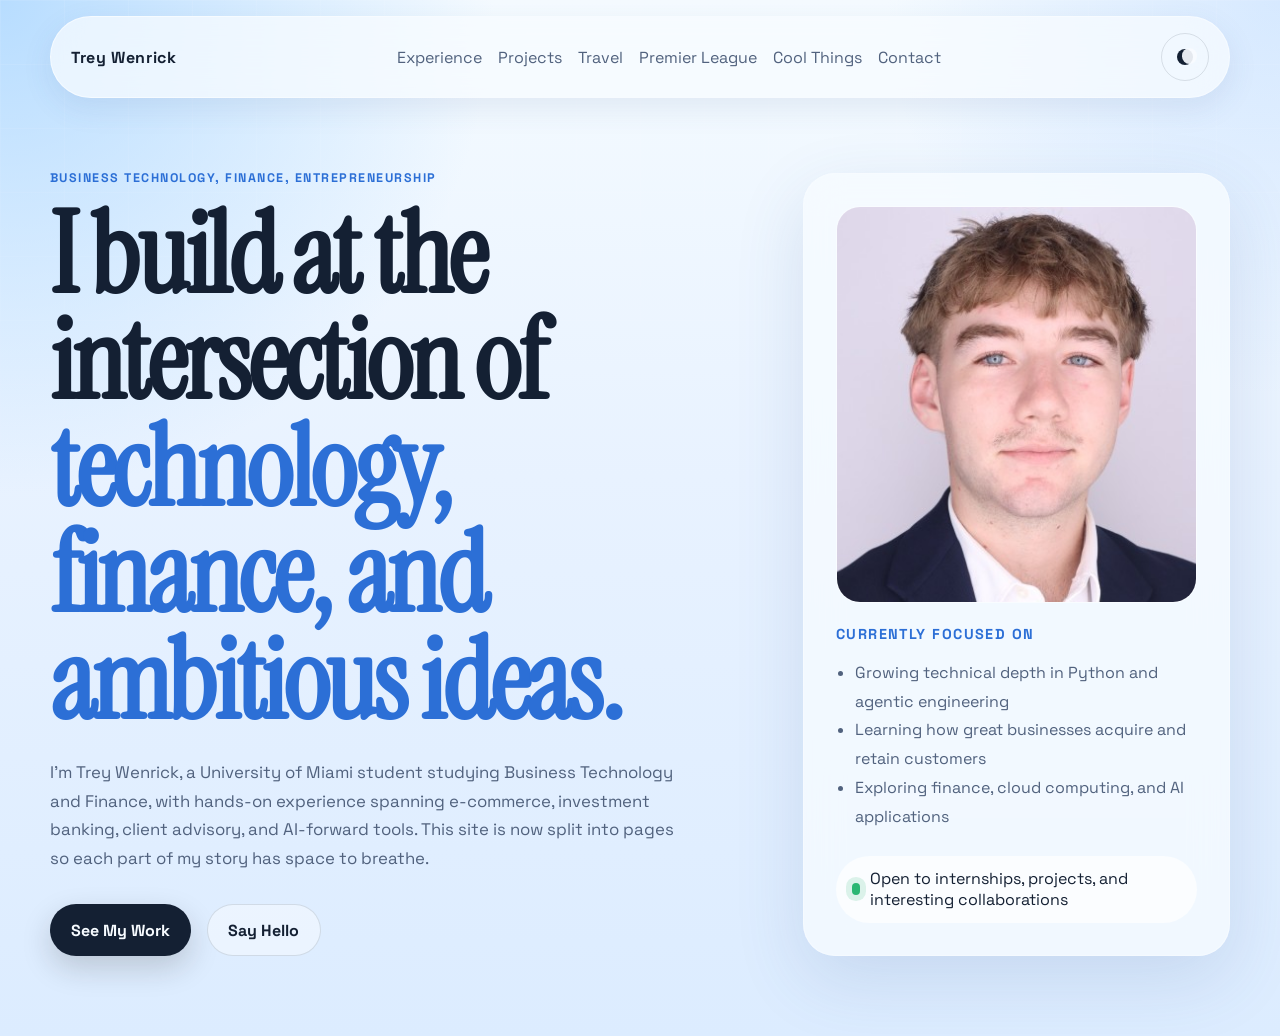
<file: index.html>
<!DOCTYPE html>
<html lang="en">
  <head>
    <meta charset="UTF-8" />
    <meta name="viewport" content="width=device-width, initial-scale=1.0" />
    <title>Trey Wenrick | Personal Website</title>
    <meta
      name="description"
      content="A personal website for Trey Wenrick featuring experience, selected work, travel, Premier League standings, and more."
    />
    <link rel="preconnect" href="https://fonts.googleapis.com" />
    <link rel="preconnect" href="https://fonts.gstatic.com" crossorigin />
    <link
      href="https://fonts.googleapis.com/css2?family=Space+Grotesk:wght@400;500;700&family=Instrument+Serif:ital@0;1&display=swap"
      rel="stylesheet"
    />
    <link rel="stylesheet" href="style.css" />
  </head>
  <body>
    <div class="page-shell">
      <header class="site-header">
        <a class="wordmark" href="index.html">Trey Wenrick</a>
        <nav class="site-nav" aria-label="Primary navigation">
          <a href="experience.html">Experience</a>
          <a href="projects.html">Projects</a>
          <a href="travel.html">Travel</a>
          <a href="premier-league.html">Premier League</a>
          <a href="cool-things.html">Cool Things</a>
          <a href="contact.html">Contact</a>
        </nav>
        <button
          class="theme-toggle"
          id="theme-toggle"
          type="button"
          aria-label="Toggle dark mode"
          aria-pressed="false"
        >
          <span class="theme-toggle-icon" aria-hidden="true"></span>
        </button>
      </header>

      <main class="page-main">
        <section class="hero section">
          <div class="hero-copy reveal">
            <p class="eyebrow">Business technology, finance, entrepreneurship</p>
            <h1>
              I build at the intersection of
              <span>technology, finance, and ambitious ideas.</span>
            </h1>
            <p class="hero-text">
              I’m Trey Wenrick, a University of Miami student studying Business
              Technology and Finance, with hands-on experience spanning
              e-commerce, investment banking, client advisory, and AI-forward
              tools. This site is now split into pages so each part of my story
              has space to breathe.
            </p>
            <div class="hero-actions">
              <a class="button button-primary" href="projects.html">See My Work</a>
              <a class="button button-secondary" href="contact.html">Say Hello</a>
            </div>
          </div>

          <aside class="hero-card reveal">
            <div class="hero-portrait-wrap">
              <img
                class="hero-portrait"
                src="assets/profile/headshot.jpeg"
                alt="Portrait of Trey Wenrick"
                loading="eager"
              />
            </div>
            <p class="card-label">Currently focused on</p>
            <ul class="focus-list">
              <li>Growing technical depth in Python and agentic engineering</li>
              <li>Learning how great businesses acquire and retain customers</li>
              <li>Exploring finance, cloud computing, and AI applications</li>
            </ul>
            <div class="status-row">
              <span class="status-dot" aria-hidden="true"></span>
              Open to internships, projects, and interesting collaborations
            </div>
          </aside>
        </section>

      </main>
    </div>

    <script src="script.js"></script>
  </body>
</html>
</file>
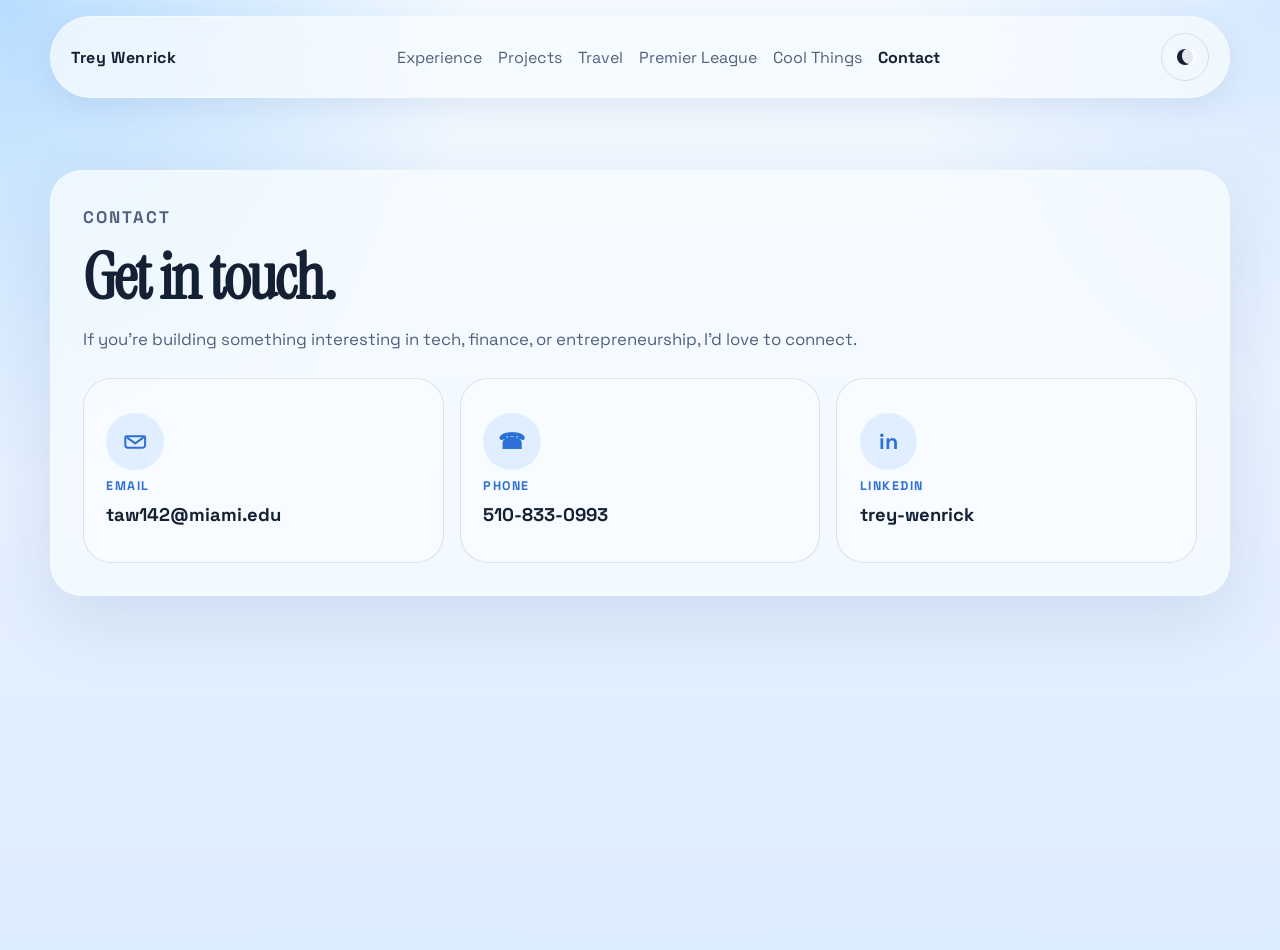
<file: contact.html>
<!DOCTYPE html>
<html lang="en">
  <head>
    <meta charset="UTF-8" />
    <meta name="viewport" content="width=device-width, initial-scale=1.0" />
    <title>Contact | Trey Wenrick</title>
    <meta
      name="description"
      content="Contact Trey Wenrick."
    />
    <link rel="preconnect" href="https://fonts.googleapis.com" />
    <link rel="preconnect" href="https://fonts.gstatic.com" crossorigin />
    <link
      href="https://fonts.googleapis.com/css2?family=Space+Grotesk:wght@400;500;700&family=Instrument+Serif:ital@0;1&display=swap"
      rel="stylesheet"
    />
    <link rel="stylesheet" href="style.css" />
  </head>
  <body>
    <div class="page-shell">
      <header class="site-header">
        <a class="wordmark" href="index.html">Trey Wenrick</a>
        <nav class="site-nav" aria-label="Primary navigation">
          <a href="experience.html">Experience</a>
          <a href="projects.html">Projects</a>
          <a href="travel.html">Travel</a>
          <a href="premier-league.html">Premier League</a>
          <a href="cool-things.html">Cool Things</a>
          <a href="contact.html" aria-current="page">Contact</a>
        </nav>
        <button class="theme-toggle" id="theme-toggle" type="button" aria-label="Toggle dark mode" aria-pressed="false">
          <span class="theme-toggle-icon" aria-hidden="true"></span>
        </button>
      </header>

      <main class="page-main">
        <section class="section contact-section">
          <div class="contact-card reveal">
            <p class="eyebrow">Contact</p>
            <h2>Get in touch.</h2>
            <p>
              If you’re building something interesting in tech, finance, or
              entrepreneurship, I’d love to connect.
            </p>
            <div class="contact-links">
              <a class="contact-bubble" href="mailto:taw142@miami.edu">
                <span class="contact-bubble-icon" aria-hidden="true">
                  <svg viewBox="0 0 24 24" role="presentation">
                    <path
                      d="M4 7.5h16a1 1 0 0 1 1 1v7a2.5 2.5 0 0 1-2.5 2.5h-13A2.5 2.5 0 0 1 3 15.5v-7a1 1 0 0 1 1-1Z"
                      fill="none"
                      stroke="currentColor"
                      stroke-width="1.8"
                      stroke-linejoin="round"
                    />
                    <path
                      d="m5 9 7 5 7-5"
                      fill="none"
                      stroke="currentColor"
                      stroke-width="1.8"
                      stroke-linecap="round"
                      stroke-linejoin="round"
                    />
                  </svg>
                </span>
                <span class="contact-bubble-label">Email</span>
                <span class="contact-bubble-value">taw142@miami.edu</span>
              </a>
              <a class="contact-bubble" href="tel:5108330993">
                <span class="contact-bubble-icon" aria-hidden="true">☎</span>
                <span class="contact-bubble-label">Phone</span>
                <span class="contact-bubble-value">510-833-0993</span>
              </a>
              <a class="contact-bubble" href="https://www.linkedin.com/in/trey-wenrick" target="_blank" rel="noreferrer">
                <span class="contact-bubble-icon" aria-hidden="true">in</span>
                <span class="contact-bubble-label">LinkedIn</span>
                <span class="contact-bubble-value">trey-wenrick</span>
              </a>
            </div>
          </div>
        </section>
      </main>
    </div>

    <script src="script.js"></script>
  </body>
</html>
</file>
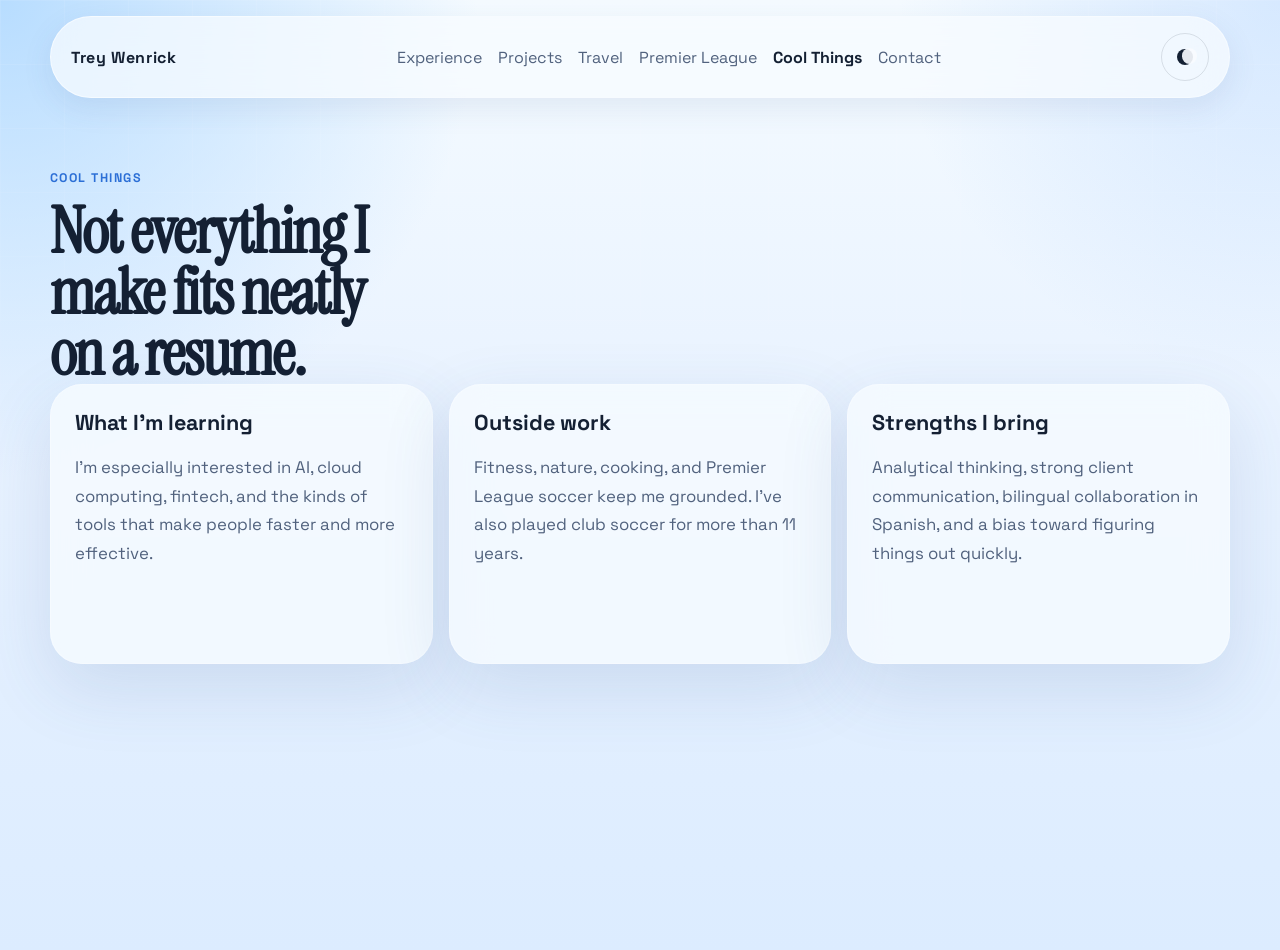
<file: cool-things.html>
<!DOCTYPE html>
<html lang="en">
  <head>
    <meta charset="UTF-8" />
    <meta name="viewport" content="width=device-width, initial-scale=1.0" />
    <title>Cool Things | Trey Wenrick</title>
    <meta
      name="description"
      content="Interests, experiments, and other cool things by Trey Wenrick."
    />
    <link rel="preconnect" href="https://fonts.googleapis.com" />
    <link rel="preconnect" href="https://fonts.gstatic.com" crossorigin />
    <link
      href="https://fonts.googleapis.com/css2?family=Space+Grotesk:wght@400;500;700&family=Instrument+Serif:ital@0;1&display=swap"
      rel="stylesheet"
    />
    <link rel="stylesheet" href="style.css" />
  </head>
  <body>
    <div class="page-shell">
      <header class="site-header">
        <a class="wordmark" href="index.html">Trey Wenrick</a>
        <nav class="site-nav" aria-label="Primary navigation">
          <a href="experience.html">Experience</a>
          <a href="projects.html">Projects</a>
          <a href="travel.html">Travel</a>
          <a href="premier-league.html">Premier League</a>
          <a href="cool-things.html" aria-current="page">Cool Things</a>
          <a href="contact.html">Contact</a>
        </nav>
        <button class="theme-toggle" id="theme-toggle" type="button" aria-label="Toggle dark mode" aria-pressed="false">
          <span class="theme-toggle-icon" aria-hidden="true"></span>
        </button>
      </header>

      <main class="page-main">
        <section class="section">
          <div class="section-heading reveal">
            <p class="eyebrow">Cool Things</p>
            <h2>Not everything I make fits neatly on a resume.</h2>
          </div>

          <div class="playground-grid">
            <article class="play-card reveal">
              <h3>What I’m learning</h3>
              <p>
                I’m especially interested in AI, cloud computing, fintech, and
                the kinds of tools that make people faster and more effective.
              </p>
            </article>

            <article class="play-card reveal">
              <h3>Outside work</h3>
              <p>
                Fitness, nature, cooking, and Premier League soccer keep me
                grounded. I’ve also played club soccer for more than 11 years.
              </p>
            </article>

            <article class="play-card reveal">
              <h3>Strengths I bring</h3>
              <p>
                Analytical thinking, strong client communication, bilingual
                collaboration in Spanish, and a bias toward figuring things out
                quickly.
              </p>
            </article>
          </div>
        </section>
      </main>
    </div>

    <script src="script.js"></script>
  </body>
</html>
</file>
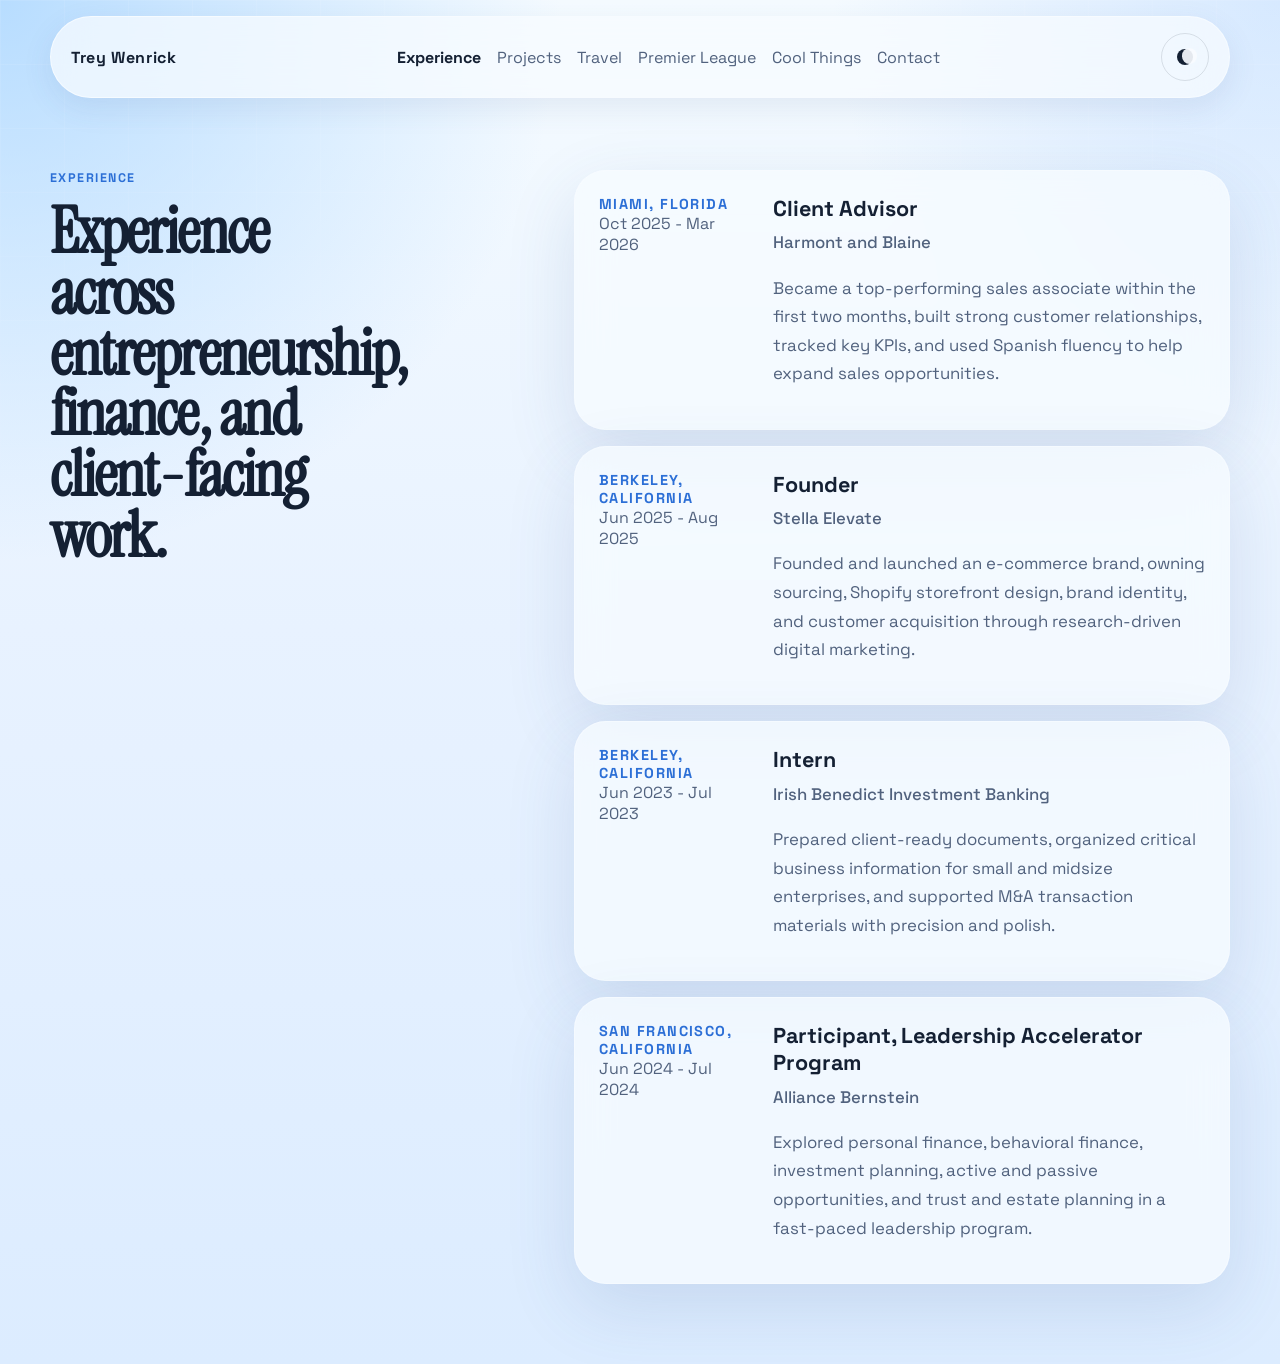
<file: experience.html>
<!DOCTYPE html>
<html lang="en">
  <head>
    <meta charset="UTF-8" />
    <meta name="viewport" content="width=device-width, initial-scale=1.0" />
    <title>Experience | Trey Wenrick</title>
    <meta
      name="description"
      content="Experience across entrepreneurship, finance, and client-facing work."
    />
    <link rel="preconnect" href="https://fonts.googleapis.com" />
    <link rel="preconnect" href="https://fonts.gstatic.com" crossorigin />
    <link
      href="https://fonts.googleapis.com/css2?family=Space+Grotesk:wght@400;500;700&family=Instrument+Serif:ital@0;1&display=swap"
      rel="stylesheet"
    />
    <link rel="stylesheet" href="style.css" />
  </head>
  <body>
    <div class="page-shell">
      <header class="site-header">
        <a class="wordmark" href="index.html">Trey Wenrick</a>
        <nav class="site-nav" aria-label="Primary navigation">
          <a href="experience.html" aria-current="page">Experience</a>
          <a href="projects.html">Projects</a>
          <a href="travel.html">Travel</a>
          <a href="premier-league.html">Premier League</a>
          <a href="cool-things.html">Cool Things</a>
          <a href="contact.html">Contact</a>
        </nav>
        <button class="theme-toggle" id="theme-toggle" type="button" aria-label="Toggle dark mode" aria-pressed="false">
          <span class="theme-toggle-icon" aria-hidden="true"></span>
        </button>
      </header>

      <main class="page-main">
        <section class="section section-grid">
          <div class="section-heading reveal">
            <p class="eyebrow">Experience</p>
            <h2>Experience across entrepreneurship, finance, and client-facing work.</h2>
          </div>

          <div class="timeline">
            <article class="timeline-item reveal">
              <div class="timeline-meta">
                <p>Miami, Florida</p>
                <span>Oct 2025 - Mar 2026</span>
              </div>
              <div class="timeline-content">
                <h3>Client Advisor</h3>
                <p class="timeline-company">Harmont and Blaine</p>
                <p>
                  Became a top-performing sales associate within the first two
                  months, built strong customer relationships, tracked key KPIs,
                  and used Spanish fluency to help expand sales opportunities.
                </p>
              </div>
            </article>

            <article class="timeline-item reveal">
              <div class="timeline-meta">
                <p>Berkeley, California</p>
                <span>Jun 2025 - Aug 2025</span>
              </div>
              <div class="timeline-content">
                <h3>Founder</h3>
                <p class="timeline-company">Stella Elevate</p>
                <p>
                  Founded and launched an e-commerce brand, owning sourcing,
                  Shopify storefront design, brand identity, and customer
                  acquisition through research-driven digital marketing.
                </p>
              </div>
            </article>

            <article class="timeline-item reveal">
              <div class="timeline-meta">
                <p>Berkeley, California</p>
                <span>Jun 2023 - Jul 2023</span>
              </div>
              <div class="timeline-content">
                <h3>Intern</h3>
                <p class="timeline-company">Irish Benedict Investment Banking</p>
                <p>
                  Prepared client-ready documents, organized critical business
                  information for small and midsize enterprises, and supported
                  M&amp;A transaction materials with precision and polish.
                </p>
              </div>
            </article>

            <article class="timeline-item reveal">
              <div class="timeline-meta">
                <p>San Francisco, California</p>
                <span>Jun 2024 - Jul 2024</span>
              </div>
              <div class="timeline-content">
                <h3>Participant, Leadership Accelerator Program</h3>
                <p class="timeline-company">Alliance Bernstein</p>
                <p>
                  Explored personal finance, behavioral finance, investment
                  planning, active and passive opportunities, and trust and
                  estate planning in a fast-paced leadership program.
                </p>
              </div>
            </article>
          </div>
        </section>
      </main>
    </div>

    <script src="script.js"></script>
  </body>
</html>
</file>
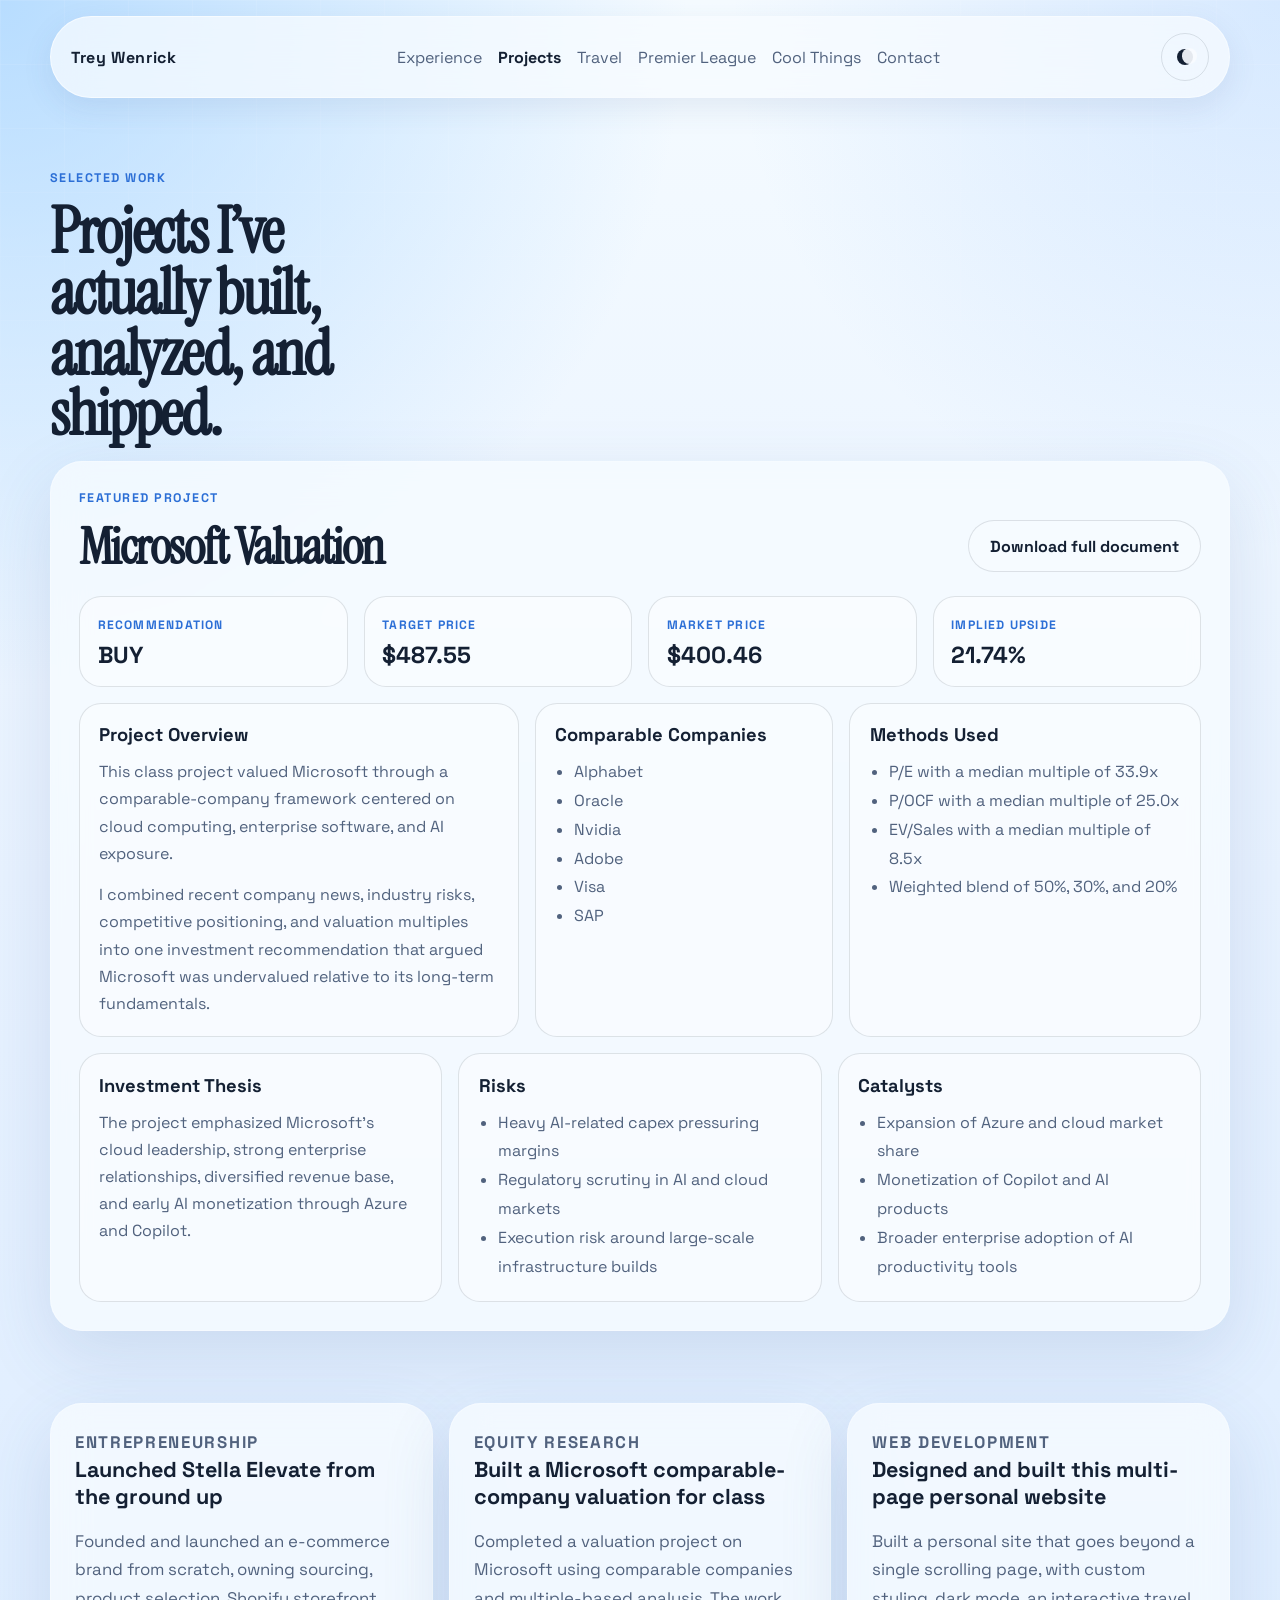
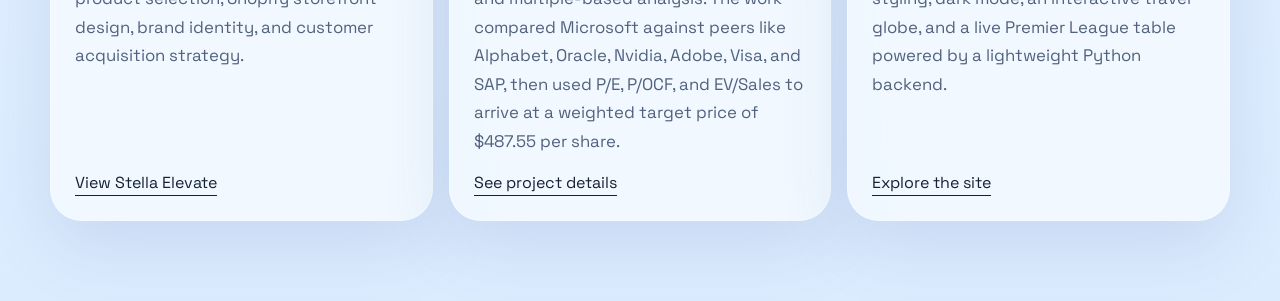
<file: projects.html>
<!DOCTYPE html>
<html lang="en">
  <head>
    <meta charset="UTF-8" />
    <meta name="viewport" content="width=device-width, initial-scale=1.0" />
    <title>Projects | Trey Wenrick</title>
    <meta
      name="description"
      content="Selected work and projects by Trey Wenrick."
    />
    <link rel="preconnect" href="https://fonts.googleapis.com" />
    <link rel="preconnect" href="https://fonts.gstatic.com" crossorigin />
    <link
      href="https://fonts.googleapis.com/css2?family=Space+Grotesk:wght@400;500;700&family=Instrument+Serif:ital@0;1&display=swap"
      rel="stylesheet"
    />
    <link rel="stylesheet" href="style.css" />
  </head>
  <body>
    <div class="page-shell">
      <header class="site-header">
        <a class="wordmark" href="index.html">Trey Wenrick</a>
        <nav class="site-nav" aria-label="Primary navigation">
          <a href="experience.html">Experience</a>
          <a href="projects.html" aria-current="page">Projects</a>
          <a href="travel.html">Travel</a>
          <a href="premier-league.html">Premier League</a>
          <a href="cool-things.html">Cool Things</a>
          <a href="contact.html">Contact</a>
        </nav>
        <button class="theme-toggle" id="theme-toggle" type="button" aria-label="Toggle dark mode" aria-pressed="false">
          <span class="theme-toggle-icon" aria-hidden="true"></span>
        </button>
      </header>

      <main class="page-main">
        <section class="section">
          <div class="section-heading reveal">
            <p class="eyebrow">Selected Work</p>
            <h2>Projects I’ve actually built, analyzed, and shipped.</h2>
          </div>
        </section>

        <section class="section project-feature reveal" id="microsoft-valuation">
          <div class="project-feature-header">
            <div>
              <p class="eyebrow">Featured Project</p>
              <h2>Microsoft Valuation</h2>
            </div>
            <a class="button button-secondary" href="assets/projects/microsoft-valuation.docx" target="_blank" rel="noreferrer">Download full document</a>
          </div>

          <div class="valuation-summary-grid">
            <article class="valuation-stat-card">
              <span class="valuation-stat-label">Recommendation</span>
              <strong>BUY</strong>
            </article>
            <article class="valuation-stat-card">
              <span class="valuation-stat-label">Target Price</span>
              <strong>$487.55</strong>
            </article>
            <article class="valuation-stat-card">
              <span class="valuation-stat-label">Market Price</span>
              <strong>$400.46</strong>
            </article>
            <article class="valuation-stat-card">
              <span class="valuation-stat-label">Implied Upside</span>
              <strong>21.74%</strong>
            </article>
          </div>

          <div class="valuation-layout">
            <article class="valuation-panel">
              <h3>Project Overview</h3>
              <p>
                This class project valued Microsoft through a
                comparable-company framework centered on cloud computing,
                enterprise software, and AI exposure.
              </p>
              <p>
                I combined recent company news, industry risks, competitive
                positioning, and valuation multiples into one investment
                recommendation that argued Microsoft was undervalued relative
                to its long-term fundamentals.
              </p>
            </article>

            <article class="valuation-panel">
              <h3>Comparable Companies</h3>
              <ul class="valuation-list">
                <li>Alphabet</li>
                <li>Oracle</li>
                <li>Nvidia</li>
                <li>Adobe</li>
                <li>Visa</li>
                <li>SAP</li>
              </ul>
            </article>

            <article class="valuation-panel">
              <h3>Methods Used</h3>
              <ul class="valuation-list">
                <li>P/E with a median multiple of 33.9x</li>
                <li>P/OCF with a median multiple of 25.0x</li>
                <li>EV/Sales with a median multiple of 8.5x</li>
                <li>Weighted blend of 50%, 30%, and 20%</li>
              </ul>
            </article>
          </div>

          <div class="valuation-insights-grid">
            <article class="valuation-panel">
              <h3>Investment Thesis</h3>
              <p>
                The project emphasized Microsoft’s cloud leadership, strong
                enterprise relationships, diversified revenue base, and early
                AI monetization through Azure and Copilot.
              </p>
            </article>

            <article class="valuation-panel">
              <h3>Risks</h3>
              <ul class="valuation-list">
                <li>Heavy AI-related capex pressuring margins</li>
                <li>Regulatory scrutiny in AI and cloud markets</li>
                <li>Execution risk around large-scale infrastructure builds</li>
              </ul>
            </article>

            <article class="valuation-panel">
              <h3>Catalysts</h3>
              <ul class="valuation-list">
                <li>Expansion of Azure and cloud market share</li>
                <li>Monetization of Copilot and AI products</li>
                <li>Broader enterprise adoption of AI productivity tools</li>
              </ul>
            </article>
          </div>
        </section>

        <section class="section">
          <div class="project-grid">
            <article class="project-card reveal">
              <p class="project-kind">Entrepreneurship</p>
              <h3>Launched Stella Elevate from the ground up</h3>
              <p>
                Founded and launched an e-commerce brand from scratch, owning
                sourcing, product selection, Shopify storefront design, brand
                identity, and customer acquisition strategy.
              </p>
              <a href="https://stellaelevate.com/products/slumber-soap" target="_blank" rel="noreferrer">View Stella Elevate</a>
            </article>

            <article class="project-card reveal">
              <p class="project-kind">Equity Research</p>
              <h3>Built a Microsoft comparable-company valuation for class</h3>
              <p>
                Completed a valuation project on Microsoft using comparable
                companies and multiple-based analysis. The work compared
                Microsoft against peers like Alphabet, Oracle, Nvidia, Adobe,
                Visa, and SAP, then used P/E, P/OCF, and EV/Sales to arrive at
                a weighted target price of $487.55 per share.
              </p>
              <a href="#microsoft-valuation">See project details</a>
            </article>

            <article class="project-card reveal">
              <p class="project-kind">Web Development</p>
              <h3>Designed and built this multi-page personal website</h3>
              <p>
                Built a personal site that goes beyond a single scrolling page,
                with custom styling, dark mode, an interactive travel globe,
                and a live Premier League table powered by a lightweight Python
                backend.
              </p>
              <a href="index.html">Explore the site</a>
            </article>
          </div>
        </section>
      </main>
    </div>

    <script src="script.js"></script>
  </body>
</html>
</file>
<file: style.css>
:root {
  --bg: #e8f2ff;
  --paper: rgba(247, 251, 255, 0.78);
  --text: #142033;
  --muted: #51627e;
  --line: rgba(20, 32, 51, 0.12);
  --accent: #6aa9ff;
  --accent-deep: #2c6fd6;
  --shadow: 0 24px 70px rgba(57, 92, 150, 0.14);
  --radius-xl: 32px;
  --radius-lg: 24px;
  --max-width: 1180px;
}

[data-theme="dark"] {
  --bg: #0f1726;
  --paper: rgba(18, 28, 44, 0.82);
  --text: #edf5ff;
  --muted: #b8c9df;
  --line: rgba(237, 245, 255, 0.12);
  --accent: #7ab6ff;
  --accent-deep: #9fd0ff;
  --shadow: 0 24px 70px rgba(0, 0, 0, 0.35);
}

* {
  box-sizing: border-box;
}

html {
  scroll-behavior: smooth;
}

body {
  margin: 0;
  min-height: 100vh;
  font-family: "Space Grotesk", sans-serif;
  color: var(--text);
  background:
    radial-gradient(circle at top left, rgba(168, 213, 255, 0.8), transparent 30%),
    radial-gradient(circle at top right, rgba(106, 169, 255, 0.22), transparent 24%),
    linear-gradient(180deg, #f5fbff 0%, var(--bg) 46%, #dcecff 100%);
  transition:
    background 220ms ease,
    color 220ms ease;
}

[data-theme="dark"] body {
  background:
    radial-gradient(circle at top left, rgba(122, 182, 255, 0.18), transparent 30%),
    radial-gradient(circle at top right, rgba(159, 208, 255, 0.1), transparent 24%),
    linear-gradient(180deg, #131d30 0%, var(--bg) 46%, #0a101b 100%);
}

body::before {
  content: "";
  position: fixed;
  inset: 0;
  pointer-events: none;
  background-image:
    linear-gradient(rgba(255, 255, 255, 0.35) 1px, transparent 1px),
    linear-gradient(90deg, rgba(255, 255, 255, 0.35) 1px, transparent 1px);
  background-size: 64px 64px;
  mask-image: linear-gradient(180deg, black, transparent 85%);
  opacity: 0.25;
}

a {
  color: inherit;
}

.page-shell {
  width: min(calc(100% - 2rem), var(--max-width));
  margin: 0 auto;
  padding-bottom: 4rem;
}

.page-main {
  min-height: calc(100vh - 7rem);
}

.site-header {
  position: sticky;
  top: 1rem;
  z-index: 20;
  display: flex;
  justify-content: space-between;
  align-items: center;
  gap: 1rem;
  margin-top: 1rem;
  padding: 1rem 1.25rem;
  border: 1px solid rgba(247, 251, 255, 0.9);
  border-radius: 999px;
  background: rgba(247, 251, 255, 0.74);
  backdrop-filter: blur(18px);
  box-shadow: 0 10px 30px rgba(57, 92, 150, 0.1);
}

[data-theme="dark"] .site-header {
  border-color: rgba(255, 255, 255, 0.08);
  background: rgba(17, 19, 21, 0.72);
  box-shadow: 0 10px 30px rgba(0, 0, 0, 0.22);
}

.wordmark {
  font-weight: 700;
  text-decoration: none;
  letter-spacing: 0.04em;
}

.site-nav {
  display: flex;
  flex-wrap: wrap;
  gap: 1rem;
}

.site-nav a {
  text-decoration: none;
  color: var(--muted);
  transition: color 180ms ease;
}

.site-nav a[aria-current="page"] {
  color: var(--text);
  font-weight: 700;
}

.site-nav a:hover,
.site-nav a:focus-visible {
  color: var(--accent-deep);
}

.theme-toggle {
  display: inline-flex;
  align-items: center;
  justify-content: center;
  min-width: 3rem;
  min-height: 3rem;
  border: 1px solid var(--line);
  background: transparent;
  color: var(--text);
  padding: 0.65rem;
  border-radius: 999px;
  font: inherit;
  font-weight: 700;
  cursor: pointer;
  transition:
    transform 180ms ease,
    background-color 180ms ease,
    border-color 180ms ease;
}

.theme-toggle:hover,
.theme-toggle:focus-visible {
  transform: translateY(-1px);
  background: rgba(255, 255, 255, 0.08);
}

.theme-toggle-icon {
  display: inline-flex;
  align-items: center;
  justify-content: center;
  width: 1.2rem;
  height: 1.2rem;
  position: relative;
}

.theme-toggle-icon::before {
  content: "";
  position: absolute;
  inset: 0;
}

.theme-toggle[data-mode="light"] .theme-toggle-icon::before {
  inset: 0.08rem;
  border-radius: 50%;
  background: var(--text);
  box-shadow: 0 0 0 0 transparent;
}

.theme-toggle[data-mode="light"] .theme-toggle-icon::after {
  content: "";
  position: absolute;
  width: 0.95rem;
  height: 0.95rem;
  top: 0.06rem;
  left: 0.42rem;
  border-radius: 50%;
  background: rgba(247, 251, 255, 0.92);
}

.theme-toggle[data-mode="dark"] .theme-toggle-icon::before {
  content: "";
  position: absolute;
  inset: 0.15rem;
  border: 0.16rem solid var(--accent-deep);
  border-radius: 50%;
  background: transparent;
}

.theme-toggle[data-mode="dark"] .theme-toggle-icon::after {
  content: "";
  position: absolute;
  inset: -0.12rem;
  background:
    linear-gradient(var(--accent-deep), var(--accent-deep)) center top / 0.11rem 0.3rem no-repeat,
    linear-gradient(var(--accent-deep), var(--accent-deep)) center bottom / 0.11rem 0.3rem no-repeat,
    linear-gradient(var(--accent-deep), var(--accent-deep)) left center / 0.3rem 0.11rem no-repeat,
    linear-gradient(var(--accent-deep), var(--accent-deep)) right center / 0.3rem 0.11rem no-repeat,
    linear-gradient(45deg, transparent 45%, var(--accent-deep) 46% 54%, transparent 55%) 18% 18% / 0.28rem 0.28rem no-repeat,
    linear-gradient(135deg, transparent 45%, var(--accent-deep) 46% 54%, transparent 55%) 82% 18% / 0.28rem 0.28rem no-repeat,
    linear-gradient(135deg, transparent 45%, var(--accent-deep) 46% 54%, transparent 55%) 18% 82% / 0.28rem 0.28rem no-repeat,
    linear-gradient(45deg, transparent 45%, var(--accent-deep) 46% 54%, transparent 55%) 82% 82% / 0.28rem 0.28rem no-repeat;
}

[data-theme="dark"] .theme-toggle[data-mode="light"] .theme-toggle-icon::before {
  background: #f4ecdf;
}

[data-theme="dark"] .theme-toggle[data-mode="light"] .theme-toggle-icon::after {
  background: rgba(15, 23, 38, 0.94);
}

.section {
  padding: 4.5rem 0 1rem;
}

.hero {
  display: grid;
  grid-template-columns: minmax(0, 1.35fr) minmax(280px, 0.8fr);
  gap: 2rem;
  align-items: end;
  min-height: calc(100vh - 8rem);
}

.eyebrow {
  margin: 0 0 1rem;
  color: var(--accent-deep);
  text-transform: uppercase;
  letter-spacing: 0.12em;
  font-size: 0.78rem;
  font-weight: 700;
}

.hero h1,
.section-heading h2,
.contact-card h2 {
  margin: 0;
  font-family: "Instrument Serif", serif;
  line-height: 0.95;
  letter-spacing: -0.03em;
}

.hero h1 {
  font-size: clamp(3.5rem, 9vw, 7rem);
  max-width: 11ch;
}

.hero h1 span {
  color: var(--accent-deep);
}

.hero-text,
.timeline-content p,
.project-card p,
.play-card p,
.contact-card p {
  color: var(--muted);
  font-size: 1.05rem;
  line-height: 1.7;
}

.hero-text {
  max-width: 58ch;
  margin: 1.5rem 0 0;
}

.hero-actions {
  display: flex;
  flex-wrap: wrap;
  gap: 1rem;
  margin-top: 2rem;
}

.button {
  display: inline-flex;
  align-items: center;
  justify-content: center;
  min-height: 3.25rem;
  padding: 0.85rem 1.3rem;
  border-radius: 999px;
  font-weight: 700;
  text-decoration: none;
  transition:
    transform 180ms ease,
    box-shadow 180ms ease,
    background-color 180ms ease;
}

.button:hover,
.button:focus-visible {
  transform: translateY(-2px);
}

.button-primary {
  background: var(--text);
  color: #f7fbff;
  box-shadow: 0 12px 30px rgba(31, 26, 23, 0.18);
}

[data-theme="dark"] .button-primary {
  color: #0f1726;
  background: #edf5ff;
  box-shadow: 0 12px 30px rgba(0, 0, 0, 0.28);
}

.button-secondary {
  border: 1px solid var(--line);
  background: rgba(247, 251, 255, 0.52);
}

[data-theme="dark"] .button-secondary {
  background: rgba(255, 255, 255, 0.04);
}

.hero-card,
.timeline-item,
.project-card,
.play-card,
.contact-card {
  border: 1px solid rgba(247, 251, 255, 0.72);
  border-radius: var(--radius-xl);
  background: var(--paper);
  backdrop-filter: blur(18px);
  box-shadow: var(--shadow);
}

.hero-card {
  padding: 2rem;
  transform: translateY(-1rem) rotate(1.5deg);
}

.hero-portrait-wrap {
  margin-bottom: 1.35rem;
  border-radius: 24px;
  overflow: hidden;
  border: 1px solid rgba(247, 251, 255, 0.75);
  background: rgba(255, 255, 255, 0.45);
  aspect-ratio: 4 / 4.4;
}

.hero-portrait {
  display: block;
  width: 100%;
  height: 100%;
  object-fit: cover;
  object-position: center 24%;
}

.card-label,
.project-kind,
.timeline-meta p {
  margin: 0;
  font-size: 0.9rem;
  text-transform: uppercase;
  letter-spacing: 0.1em;
  color: var(--accent-deep);
  font-weight: 700;
}

.focus-list {
  margin: 1rem 0 0;
  padding-left: 1.2rem;
  color: var(--muted);
  line-height: 1.8;
}

.status-row {
  display: inline-flex;
  align-items: center;
  gap: 0.6rem;
  margin-top: 1.5rem;
  padding: 0.8rem 1rem;
  border-radius: 999px;
  background: rgba(255, 255, 255, 0.65);
  color: var(--text);
}

[data-theme="dark"] .status-row {
  background: rgba(255, 255, 255, 0.06);
}

.status-dot {
  width: 0.75rem;
  height: 0.75rem;
  border-radius: 999px;
  background: #2bb673;
  box-shadow: 0 0 0 6px rgba(43, 182, 115, 0.15);
}

.section-grid {
  display: grid;
  grid-template-columns: minmax(0, 0.9fr) minmax(0, 1.2fr);
  gap: 2rem;
  align-items: start;
}

.section-heading h2,
.contact-card h2 {
  font-size: clamp(2.3rem, 5vw, 4rem);
  max-width: 12ch;
}

.timeline {
  display: grid;
  gap: 1rem;
}

.timeline-item {
  display: grid;
  grid-template-columns: 150px minmax(0, 1fr);
  gap: 1.5rem;
  padding: 1.5rem;
}

.timeline-meta span,
.timeline-company {
  color: var(--muted);
}

.timeline-content h3,
.project-card h3,
.play-card h3 {
  margin: 0;
  font-size: 1.35rem;
}

.timeline-company {
  margin: 0.4rem 0 0.9rem;
  font-weight: 500;
}

.project-grid,
.playground-grid {
  display: grid;
  grid-template-columns: repeat(3, minmax(0, 1fr));
  gap: 1rem;
}

.page-grid {
  display: grid;
  grid-template-columns: repeat(3, minmax(0, 1fr));
  gap: 1rem;
}

.page-card {
  display: flex;
  flex-direction: column;
  min-height: 260px;
  padding: 1.5rem;
  border: 1px solid rgba(247, 251, 255, 0.72);
  border-radius: var(--radius-xl);
  background: var(--paper);
  box-shadow: var(--shadow);
  backdrop-filter: blur(18px);
  color: inherit;
  text-decoration: none;
  transition:
    transform 180ms ease,
    border-color 180ms ease;
}

.page-card:hover,
.page-card:focus-visible {
  transform: translateY(-4px);
  border-color: rgba(106, 169, 255, 0.45);
}

.page-card-kicker {
  margin: 0 0 0.75rem;
  color: var(--accent-deep);
  font-size: 0.78rem;
  font-weight: 700;
  letter-spacing: 0.12em;
  text-transform: uppercase;
}

.page-card h3 {
  margin: 0;
  font-size: 1.35rem;
}

.page-card p:last-child {
  margin-top: auto;
  color: var(--muted);
  line-height: 1.7;
}

.premier-league-shell {
  width: min(100%, 960px);
}

.premier-league-card {
  border: 1px solid rgba(247, 251, 255, 0.72);
  border-radius: var(--radius-xl);
  background: var(--paper);
  backdrop-filter: blur(18px);
  box-shadow: var(--shadow);
}

.premier-league-meta-label,
.premier-league-card-kicker {
  display: inline-block;
  margin-bottom: 0.45rem;
  color: var(--accent-deep);
  font-size: 0.78rem;
  font-weight: 700;
  letter-spacing: 0.12em;
  text-transform: uppercase;
}

.premier-league-card {
  overflow: hidden;
}

.premier-league-card-header {
  display: flex;
  justify-content: space-between;
  align-items: end;
  gap: 1rem;
  padding: 1.4rem 1.4rem 1rem;
  border-bottom: 1px solid var(--line);
}

.premier-league-card-header h3 {
  margin: 0;
  font-size: 1.4rem;
}

.premier-league-updated {
  margin: 0;
  color: var(--muted);
  font-size: 0.92rem;
  text-align: right;
}

.premier-league-table-wrap {
  overflow-x: auto;
}

.premier-league-table {
  width: 100%;
  border-collapse: collapse;
}

.premier-league-table th,
.premier-league-table td {
  padding: 0.9rem 0.95rem;
  text-align: left;
  border-bottom: 1px solid var(--line);
}

.premier-league-table th {
  color: var(--muted);
  font-size: 0.78rem;
  letter-spacing: 0.08em;
  text-transform: uppercase;
}

.premier-league-table td {
  font-size: 0.98rem;
}

.premier-league-table tbody tr:last-child td {
  border-bottom: none;
}

.premier-league-team {
  display: flex;
  align-items: center;
  gap: 0.75rem;
  min-width: 180px;
}

.premier-league-badge {
  width: 1.85rem;
  height: 1.85rem;
  border-radius: 999px;
  object-fit: contain;
  background: rgba(255, 255, 255, 0.7);
  padding: 0.12rem;
}

.premier-league-position,
.premier-league-points {
  font-weight: 700;
}

.premier-league-loading {
  color: var(--muted);
  text-align: center;
}

.premier-league-source-wrap {
  padding-top: 0.85rem;
}

.premier-league-source-bubble {
  display: inline-flex;
  margin: 0;
  padding: 0.65rem 0.95rem;
  border-radius: 999px;
  border: 1px solid var(--line);
  background: rgba(255, 255, 255, 0.05);
  color: var(--muted);
  font-size: 0.9rem;
  line-height: 1.4;
}

.travel-section {
  position: relative;
}

.travel-layout {
  display: grid;
  grid-template-columns: minmax(280px, 0.8fr) minmax(320px, 1.2fr);
  gap: 1.5rem;
  margin-top: 1.25rem;
  align-items: stretch;
}

.globe-card {
  border: 1px solid rgba(247, 251, 255, 0.72);
  border-radius: var(--radius-xl);
  background: var(--paper);
  backdrop-filter: blur(18px);
  box-shadow: var(--shadow);
}

.travel-copy {
  display: flex;
  padding: 0;
}

.travel-panel {
  display: flex;
  flex-direction: column;
  justify-content: center;
  width: 100%;
  height: 100%;
  min-height: 560px;
  overflow: hidden;
  border-radius: var(--radius-xl);
  background: rgba(255, 255, 255, 0.42);
}

.travel-panel-image {
  display: block;
  width: 100%;
  aspect-ratio: 16 / 10;
  object-fit: cover;
  background: linear-gradient(135deg, rgba(106, 169, 255, 0.18), rgba(255, 255, 255, 0.5));
}

.travel-panel-image[hidden] {
  display: none;
}

.travel-panel-body {
  padding: 1rem 1rem 1.1rem;
  flex: 1;
}

.travel-panel.is-empty .travel-panel-body {
  display: flex;
  flex-direction: column;
  justify-content: center;
  align-items: center;
  gap: 0.75rem;
  min-height: 100%;
  padding: 2rem;
  text-align: center;
}

.travel-panel-kicker {
  margin: 0 0 0.25rem;
  color: var(--accent-deep);
  font-size: 0.72rem;
  font-weight: 700;
  letter-spacing: 0.12em;
  text-transform: uppercase;
}

.travel-panel-title {
  margin: 0;
  font-size: 1.15rem;
}

.travel-panel.is-empty .travel-panel-title {
  max-width: 14ch;
  font-family: "Instrument Serif", serif;
  font-size: clamp(2rem, 4vw, 3rem);
  line-height: 0.98;
  letter-spacing: -0.03em;
}

.travel-panel-text {
  margin: 0.5rem 0 0;
  color: var(--muted);
  line-height: 1.6;
}

.travel-panel.is-empty .travel-panel-text {
  max-width: 28ch;
  margin-top: 0;
}

.globe-card {
  position: relative;
  overflow: hidden;
  min-height: 560px;
  padding: 1rem;
}

.globe-card::before {
  content: "";
  position: absolute;
  inset: 8% 18% auto auto;
  width: 180px;
  height: 180px;
  border-radius: 50%;
  background: radial-gradient(circle, rgba(106, 169, 255, 0.24), transparent 68%);
  filter: blur(8px);
  pointer-events: none;
}

.globe-stage {
  position: relative;
  display: grid;
  place-items: center;
  width: 100%;
  min-height: 528px;
  border-radius: calc(var(--radius-xl) - 10px);
  background: transparent;
}

.travel-globe {
  width: min(100%, 560px);
  aspect-ratio: 1;
  display: block;
  cursor: grab;
  touch-action: none;
}

.travel-globe.is-dragging {
  cursor: grabbing;
}

.globe-label-layer {
  position: absolute;
  inset: 0;
  pointer-events: none;
  z-index: 3;
}

.globe-label {
  position: absolute;
  transform: translate(-50%, -50%);
  padding: 0.35rem 0.6rem;
  border-radius: 999px;
  background: rgba(247, 251, 255, 0.96);
  border: 1px solid rgba(247, 251, 255, 0.95);
  color: var(--text);
  font-size: 0.82rem;
  font-weight: 700;
  white-space: nowrap;
  box-shadow: 0 10px 30px rgba(57, 92, 150, 0.16);
  pointer-events: auto;
  cursor: pointer;
}

[data-theme="dark"] .globe-card {
  border-color: rgba(237, 245, 255, 0.09);
}

[data-theme="dark"] .premier-league-card {
  border-color: rgba(237, 245, 255, 0.09);
}

[data-theme="dark"] .page-card {
  border-color: rgba(237, 245, 255, 0.09);
}

[data-theme="dark"] .project-feature {
  border-color: rgba(237, 245, 255, 0.09);
}

[data-theme="dark"] .hero-portrait-wrap {
  border-color: rgba(237, 245, 255, 0.08);
  background: rgba(255, 255, 255, 0.04);
}

[data-theme="dark"] .globe-stage {
  background: transparent;
}

[data-theme="dark"] .valuation-stat-card,
[data-theme="dark"] .valuation-panel {
  background: rgba(255, 255, 255, 0.04);
}

[data-theme="dark"] .travel-panel {
  background: rgba(255, 255, 255, 0.03);
}

[data-theme="dark"] .globe-label {
  border-color: rgba(237, 245, 255, 0.12);
  background: rgba(18, 28, 44, 0.96);
  box-shadow: 0 18px 50px rgba(0, 0, 0, 0.25);
}

.project-card,
.play-card {
  padding: 1.5rem;
  min-height: 280px;
}

.project-card {
  display: flex;
  flex-direction: column;
}

.project-card a {
  width: fit-content;
  margin-top: auto;
  padding-bottom: 0.15rem;
  text-decoration: none;
  border-bottom: 1px solid currentColor;
}

.project-feature {
  border: 1px solid rgba(247, 251, 255, 0.72);
  border-radius: var(--radius-xl);
  background: var(--paper);
  backdrop-filter: blur(18px);
  box-shadow: var(--shadow);
  padding: 1.75rem;
}

.project-feature-header {
  display: flex;
  justify-content: space-between;
  align-items: end;
  gap: 1rem;
  margin-bottom: 1.5rem;
}

.project-feature-header h2 {
  margin: 0;
  font-family: "Instrument Serif", serif;
  font-size: clamp(2.1rem, 4vw, 3.4rem);
  line-height: 0.98;
  letter-spacing: -0.03em;
}

.valuation-summary-grid,
.valuation-layout,
.valuation-insights-grid {
  display: grid;
  gap: 1rem;
}

.valuation-summary-grid {
  grid-template-columns: repeat(4, minmax(0, 1fr));
}

.valuation-stat-card,
.valuation-panel {
  border: 1px solid var(--line);
  border-radius: 22px;
  background: rgba(255, 255, 255, 0.36);
}

.valuation-stat-card {
  padding: 1rem 1.1rem;
}

.valuation-stat-card strong {
  display: block;
  margin-top: 0.35rem;
  font-size: 1.45rem;
}

.valuation-stat-label {
  color: var(--accent-deep);
  font-size: 0.76rem;
  font-weight: 700;
  letter-spacing: 0.1em;
  text-transform: uppercase;
}

.valuation-layout {
  grid-template-columns: 1.25fr 0.85fr 1fr;
  margin-top: 1rem;
}

.valuation-insights-grid {
  grid-template-columns: repeat(3, minmax(0, 1fr));
  margin-top: 1rem;
}

.valuation-panel {
  padding: 1.2rem;
}

.valuation-panel h3 {
  margin: 0 0 0.75rem;
  font-size: 1.15rem;
}

.valuation-panel p {
  margin: 0;
  color: var(--muted);
  line-height: 1.7;
}

.valuation-panel p + p {
  margin-top: 0.9rem;
}

.valuation-list {
  margin: 0;
  padding-left: 1.2rem;
  color: var(--muted);
  line-height: 1.8;
}

[data-theme="dark"] .project-card a,
[data-theme="dark"] .contact-links a {
  color: #f4ecdf;
}

[data-theme="dark"] .contact-bubble {
  background: rgba(255, 255, 255, 0.04);
}

[data-theme="dark"] .contact-bubble-icon {
  background: rgba(122, 182, 255, 0.14);
}

.playground {
  position: relative;
}

.playground::after {
  content: "";
  position: absolute;
  inset: 18% -4% auto auto;
  width: 180px;
  height: 180px;
  border-radius: 50%;
  background: radial-gradient(circle, rgba(106, 169, 255, 0.22), transparent 68%);
  filter: blur(8px);
  pointer-events: none;
}

.contact-section {
  padding-bottom: 5rem;
}

.contact-card {
  padding: 2rem;
}

.contact-links {
  display: grid;
  grid-template-columns: repeat(3, minmax(0, 1fr));
  gap: 1rem;
  margin-top: 1.5rem;
}

.contact-links a {
  text-decoration: none;
  font-weight: 700;
}

.contact-bubble {
  display: flex;
  flex-direction: column;
  justify-content: center;
  gap: 0.5rem;
  min-height: 185px;
  padding: 1.4rem;
  border: 1px solid var(--line);
  border-radius: 28px;
  background: rgba(255, 255, 255, 0.4);
  transition:
    transform 180ms ease,
    border-color 180ms ease,
    background-color 180ms ease;
}

.contact-bubble:hover,
.contact-bubble:focus-visible {
  transform: translateY(-3px);
  border-color: rgba(106, 169, 255, 0.45);
}

.contact-bubble-icon {
  display: inline-flex;
  align-items: center;
  justify-content: center;
  width: 3.6rem;
  height: 3.6rem;
  border-radius: 999px;
  background: rgba(106, 169, 255, 0.16);
  color: var(--accent-deep);
  font-size: 1.35rem;
  font-weight: 700;
}

.contact-bubble-icon svg {
  width: 1.65rem;
  height: 1.65rem;
}

.contact-bubble-label {
  color: var(--accent-deep);
  font-size: 0.78rem;
  font-weight: 700;
  letter-spacing: 0.12em;
  text-transform: uppercase;
}

.contact-bubble-value {
  font-size: 1.15rem;
  line-height: 1.4;
  word-break: break-word;
}

.reveal {
  opacity: 0;
  transform: translateY(24px);
  transition:
    opacity 700ms ease,
    transform 700ms ease;
}

.reveal.is-visible {
  opacity: 1;
  transform: translateY(0);
}

@media (max-width: 980px) {
  .hero,
  .section-grid,
  .page-grid,
  .travel-layout,
  .project-grid,
  .playground-grid,
  .timeline-item {
    grid-template-columns: 1fr;
  }

  .hero {
    min-height: auto;
    padding-top: 3rem;
  }

  .hero-card {
    transform: none;
  }

  .section-heading h2,
  .hero h1,
  .contact-card h2 {
    max-width: none;
  }

  .valuation-summary-grid,
  .valuation-layout,
  .valuation-insights-grid,
  .contact-links {
    grid-template-columns: 1fr;
  }
}

@media (max-width: 720px) {
  .page-shell {
    width: min(calc(100% - 1rem), var(--max-width));
  }

  .site-header {
    position: static;
    border-radius: 28px;
    flex-direction: column;
    align-items: flex-start;
  }

  .site-nav {
    gap: 0.75rem 1rem;
  }

  .theme-toggle {
    align-self: stretch;
  }

  .section {
    padding-top: 3.25rem;
  }

  .hero h1 {
    font-size: clamp(3rem, 16vw, 4.5rem);
  }

  .hero-card,
  .timeline-item,
  .project-card,
  .play-card,
  .page-card,
  .contact-card,
  .premier-league-card,
  .globe-card,
  .project-feature {
    border-radius: var(--radius-lg);
  }

  .project-feature-header {
    flex-direction: column;
    align-items: flex-start;
  }
}
</file>
